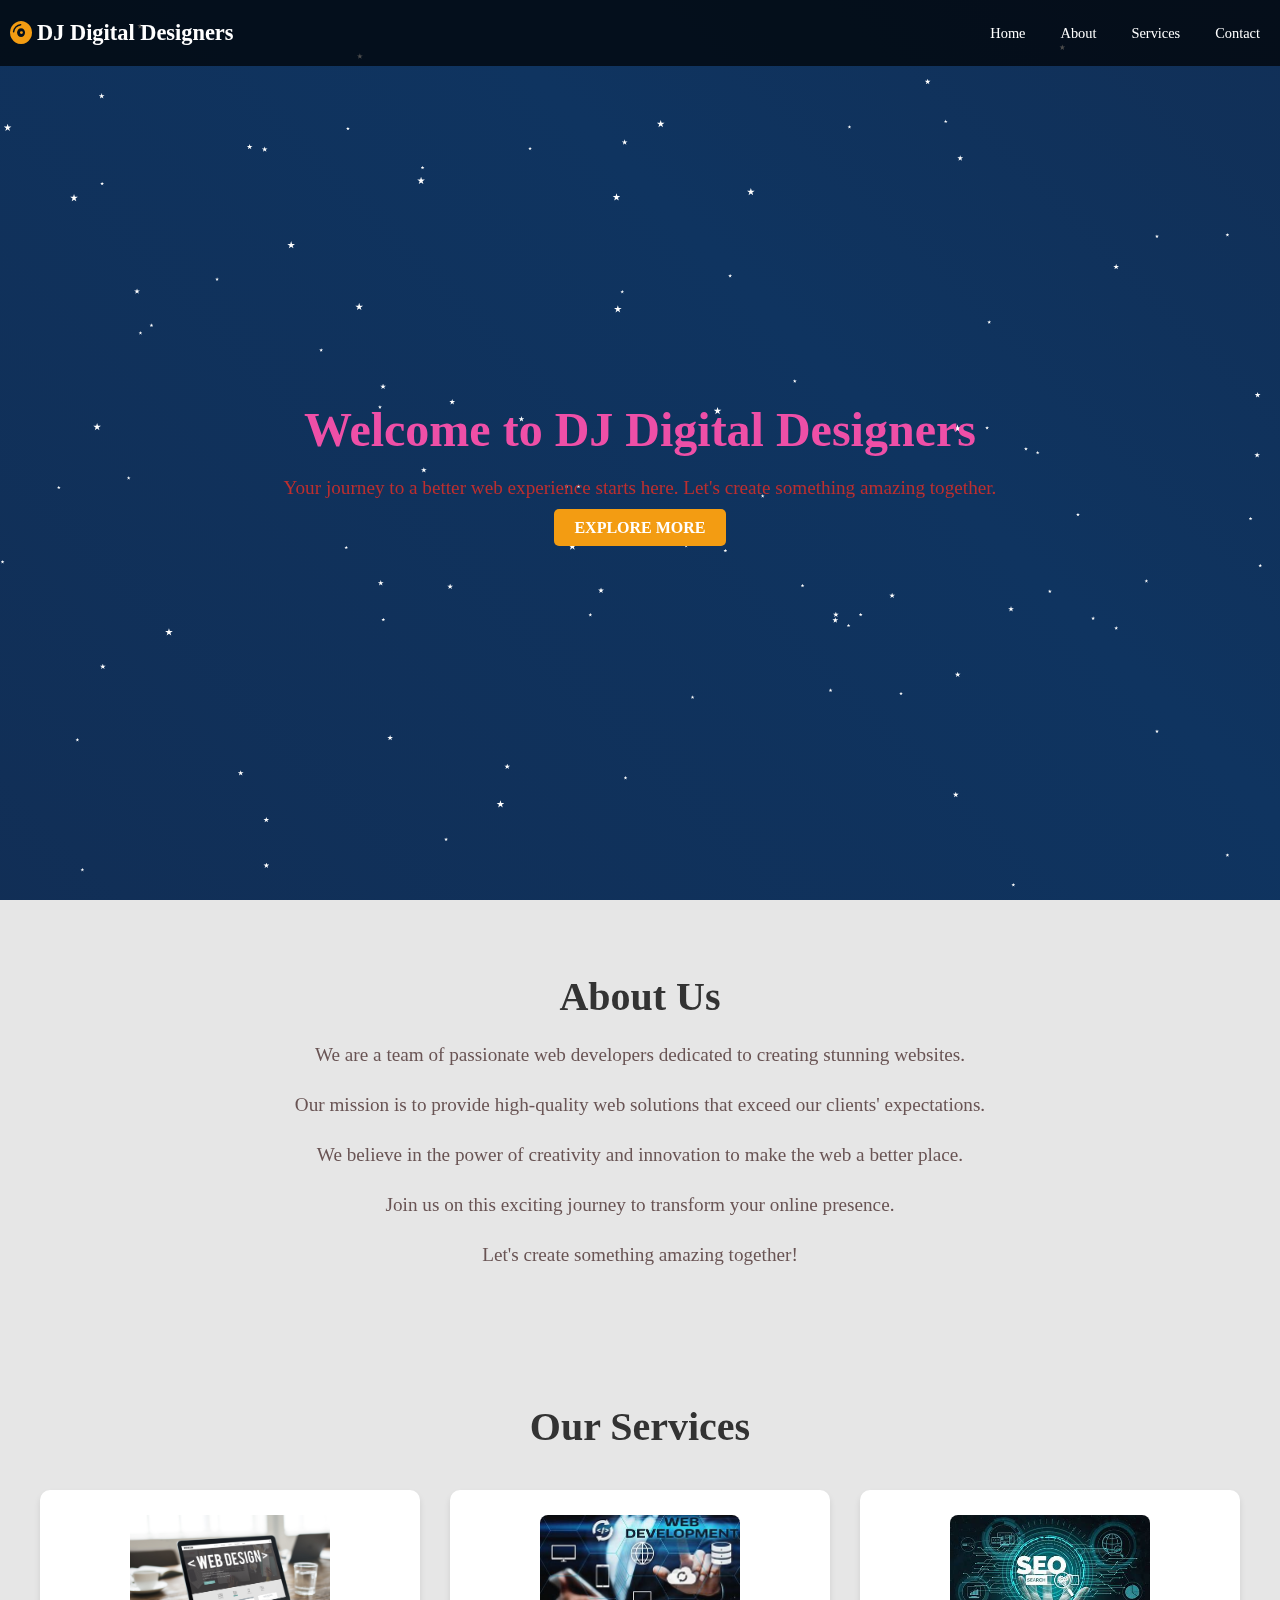
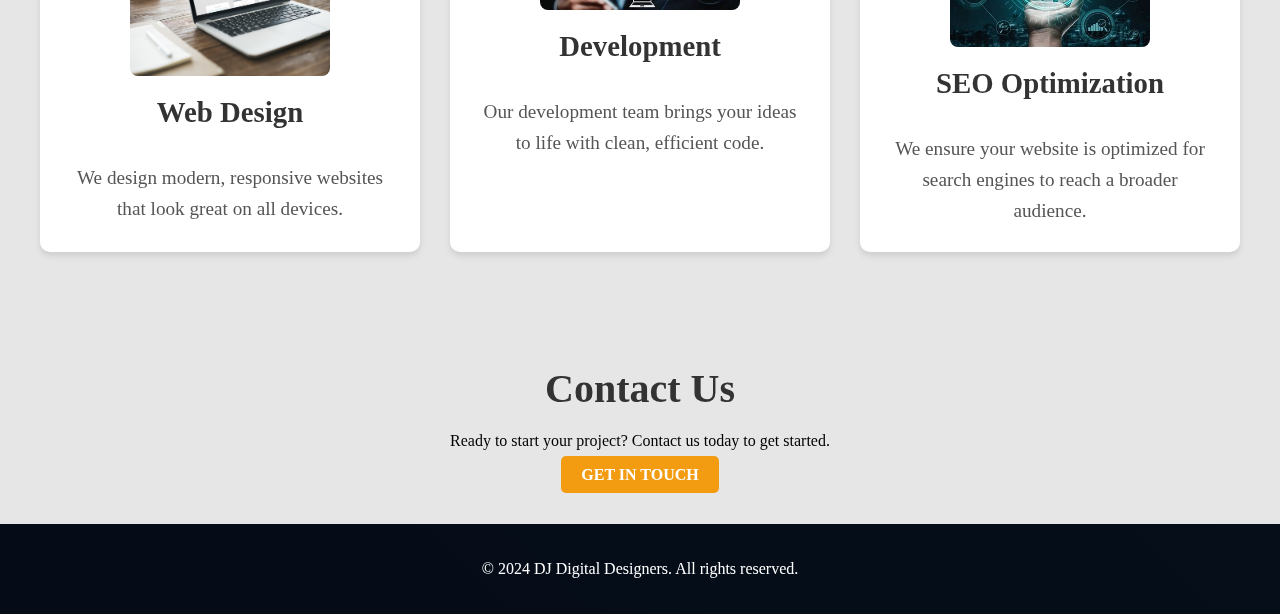
<file: Level-1Task-1/LandingPage.html>
<!DOCTYPE html>
<html lang="en">
<head>
    <meta charset="UTF-8">
    <meta name="viewport" content="width=device-width, initial-scale=1.0">
    <title>DJ Digital Designers</title>
    <link href="https://fonts.googleapis.com/css2?family=Poppins:wght@300;400;600&display=swap" rel="stylesheet">
    <link rel="stylesheet" href="https://cdnjs.cloudflare.com/ajax/libs/animate.css/4.1.1/animate.min.css" />
    <link rel="stylesheet" href="https://cdnjs.cloudflare.com/ajax/libs/font-awesome/6.0.0-beta3/css/all.min.css" />
    <link rel="stylesheet" href="LandingPage.css">
</head>

<body>
    <div id="stars-container" class="stars"></div>
    <header>
        <nav>
            <div class="logo-container animate__animated animate__fadeInLeft">
                <i class="fas fa-compact-disc logo-icon"></i>
                <h1 class="logo-text">DJ Digital Designers</h1>
            </div>
            <button class="nav-toggle animate__animated animate__fadeInRight" aria-label="toggle navigation">
                <div class="hamburger"></div>
            </button>
            <div class="nav-links-container">
                <ul class="nav-links">
                    <li><a href="#home">Home</a></li>
                    <li><a href="#about">About</a></li>
                    <li><a href="#services">Services</a></li>
                    <li><a href="#contact">Contact</a></li>
                </ul>
            </div>
        </nav>
    </header>

    <div id="home" class="home-section">
        <div class="content animate__animated animate__fadeInUp">
            <h2>Welcome to DJ Digital Designers</h2>
            <p>Your journey to a better web experience starts here. Let's create something amazing together.</p>
            <a href="#services" class="btn animate__animated animate__pulse animate__infinite">Explore More</a>
        </div>
    </div>
    <div id="about" class="everything">
    <div id="about" class="about-section">
        <div class="container animate__animated animate__fadeInUp">
            <h2>About Us</h2>
            <p>We are a team of passionate web developers dedicated to creating stunning websites.</p>
            <p>Our mission is to provide high-quality web solutions that exceed our clients' expectations.</p>
            <p>We believe in the power of creativity and innovation to make the web a better place.</p>
            <p>Join us on this exciting journey to transform your online presence.</p>
            <p>Let's create something amazing together!</p>
        </div>
    </div>

    <div id="services" class="services-section">
        <div class="container animate__animated animate__fadeInUp">
            <h2>Our Services</h2>
            <div class="services-grid">
                <div class="service-box">
                    <img src="./2173df74a356e89b40b18897e1b8655d.jpeg" alt="Service 1">
                    <h3>Web Design</h3>
                    <p>We design modern, responsive websites that look great on all devices.</p>
                </div>
                <div class="service-box">
                    <img src="./OIP.jpeg" alt="Service 2">
                    <h3>Development</h3>
                    <p>Our development team brings your ideas to life with clean, efficient code.</p>
                </div>
                <div class="service-box">
                    <img src="./OIP (1).jpeg" alt="Service 3">
                    <h3>SEO Optimization</h3>
                    <p>We ensure your website is optimized for search engines to reach a broader audience.</p>
                </div>
            </div>
        </div>
    </div>

    <div id="contact" class="contact-section">
        <div class="container animate__animated animate__fadeInUp">
            <h2>Contact Us</h2>
            <p>Ready to start your project? Contact us today to get started.</p>
            <a href="mailto:dibyajyotidash88@gmail.com" class="btn">Get in Touch</a>
        </div>
    </div>
    </div>

    <footer>
        <p>&copy; 2024 DJ Digital Designers. All rights reserved.</p>
    </footer>
    <script src="LandingPage.js"></script>
</body>
</html>
</file>
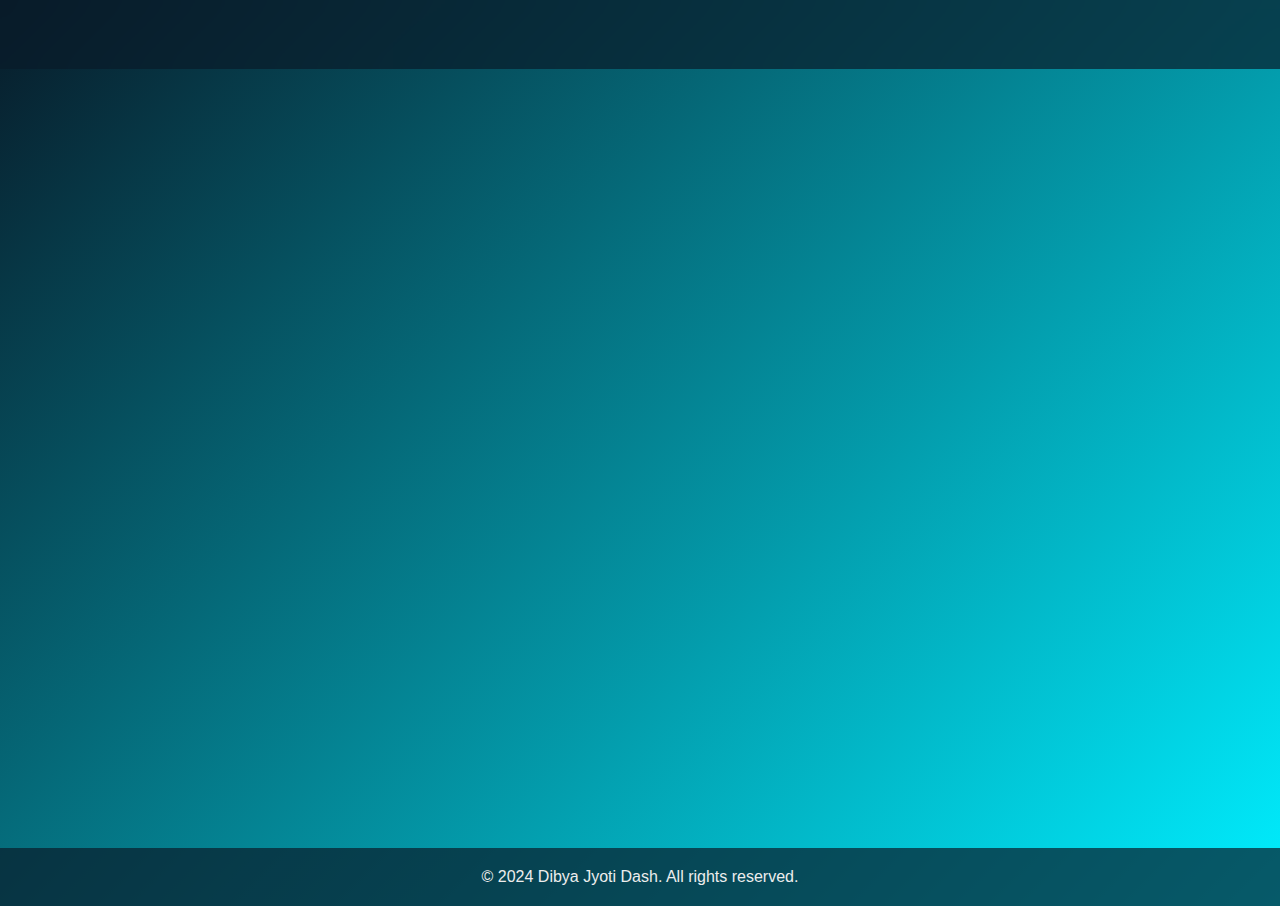
<file: Level-1Task-2/about.html>
<!DOCTYPE html>
<html lang="en">
<head>
    <meta charset="UTF-8">
    <meta name="viewport" content="width=device-width, initial-scale=1.0">
    <title>About Dibya Jyoti Dash</title>
    <link rel="stylesheet" href="./about.css">
    <link href='https://unpkg.com/boxicons@2.1.4/css/boxicons.min.css' rel='stylesheet'>
</head>
<body>
    <header class="header">
        <a href="#" class="logo">Portfolio</a>
        <nav class="navbar">
            <div class="menu-icon">
                <i class='bx bx-menu'></i>
            </div>
            <ul class="nav-links">
                <li><a href="./Index.html" style="--i:1" class="active">Home</a></li>
                <li><a href="./Skills.html" style="--i:2">Skills</a></li>
                <li><a href="Projects.html" style="--i:3">Projects</a></li>
                <li><a href="Contact.html" style="--i:4">Contact</a></li>
            </ul>
        </nav>
    </header>    

    <section class="about">
        <h1>About Me</h1>
        <div class="about-content">
            <div class="info-box personal-info">
                <h2>Personal Information</h2>
                <p><strong>Name:</strong> Dibya Jyoti Dash</p>
                <p><strong>Location:</strong> Cuttack, Odisha, India</p>
                <p><strong>Email:</strong> dibyajyotidash88@gmail.com</p>
                <p><strong>Phone:</strong> +91 7605989393</p>
            </div>
            <div class="info-box professional-info">
                <h2>Professional Details</h2>
                <p><strong>Education:</strong> Bachelor's degree in Computer Science and Engineering, Silicon University, Bhubaneswar</p>
                <p><strong>Skills:</strong> Programming languages (Java, Python, C++), Data Structures, Algorithms, Web Development</p>
                <p><strong>Interests:</strong> Artificial Intelligence, Machine Learning, Blockchain Technology</p>
            </div>
        </div>
        <div class="bio">
            <h2>Biography</h2>
            <p>I am a passionate and dedicated computer science student with a strong desire to excel in the field. Born and raised in Cuttack, Odisha, I have always been fascinated by technology and its potential to change the world.</p>
            <p>Currently pursuing my Bachelor's degree at Silicon University, Bhubaneswar, I am constantly expanding my knowledge and skills in various areas of computer science. My goal is to contribute to innovative projects and make a positive impact in the tech industry.</p>
        </div>
        <div class="resume-download">
            <a href="./Dibyajyoti_Dash_Resume.pdf" download class="btn-box">Download Resume</a>
        </div>
    </section>

    <footer>
        <p>&copy; 2024 Dibya Jyoti Dash. All rights reserved.</p>
    </footer>
    <script>
        document.querySelector('.menu-icon').addEventListener('click', function() {
            document.querySelector('.nav-links').classList.toggle('show');
        });        
    </script>
</body>
</html>
</file>
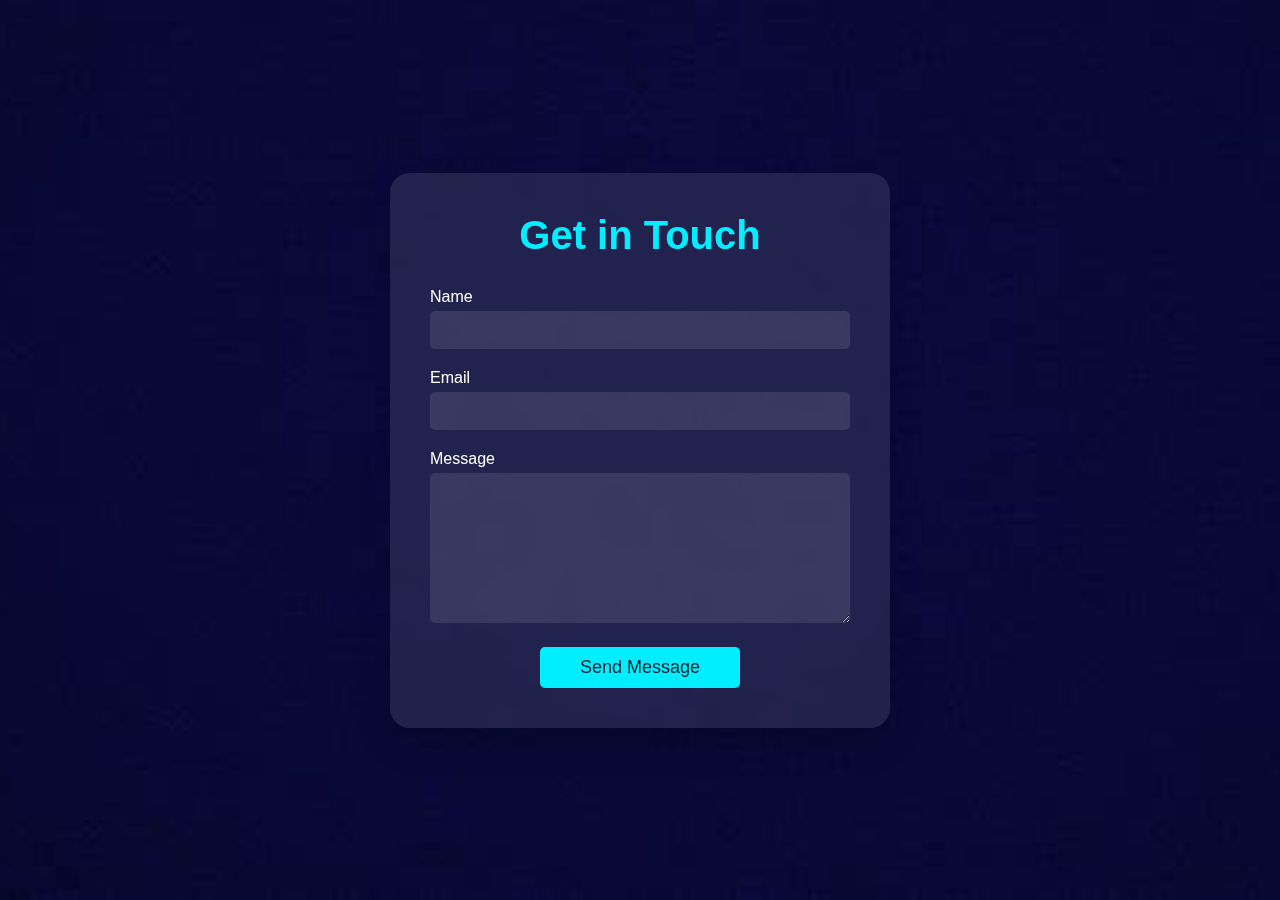
<file: Level-1Task-2/Contact.html>
<!DOCTYPE html>
<html lang="en">
<head>
    <meta charset="UTF-8">
    <meta name="viewport" content="width=device-width, initial-scale=1.0">
    <title>Contact - Dibya Jyoti Dash</title>
    <link rel="stylesheet" href="./Index.css">
    <link href='https://unpkg.com/boxicons@2.1.4/css/boxicons.min.css' rel='stylesheet'>
    <style>
        .contact-container {
            display: flex;
            justify-content: center;
            align-items: center;
            min-height: 100vh;
            padding: 20px;
        }
        .contact-form {
            background: rgba(255, 255, 255, 0.1);
            backdrop-filter: blur(10px);
            border-radius: 20px;
            padding: 40px;
            width: 100%;
            max-width: 500px;
            box-shadow: 0 15px 35px rgba(0, 0, 0, 0.2);
        }
        .contact-form h2 {
            color: #0ef;
            text-align: center;
            margin-bottom: 30px;
            font-size: 2.5em;
        }
        .form-group {
            margin-bottom: 20px;
        }
        .form-group label {
            display: block;
            margin-bottom: 5px;
            color: #fff;
        }
        .form-group input,
        .form-group textarea {
            width: 100%;
            padding: 10px;
            background: rgba(255, 255, 255, 0.1);
            border: none;
            border-radius: 5px;
            color: #fff;
            font-size: 16px;
        }
        .form-group textarea {
            height: 150px;
            resize: vertical;
        }
        .submit-btn {
            background: #0ef;
            color: #081b29;
            padding: 10px 20px;
            border: none;
            border-radius: 5px;
            font-size: 18px;
            cursor: pointer;
            transition: all 0.3s ease;
            display: block;
            margin: 0 auto;
            width: 200px;
        }        
        .submit-btn:hover {
            background: #fff;
            box-shadow: 0 0 10px #0ef, 0 0 40px #0ef;
        }
    </style>
</head>
<body>
    <header class="header">
        <a href="index.html" class="logo">Portfolio</a>
        <nav class="navbar">
            <div class="menu-icon">
                <i class='bx bx-menu'></i>
            </div>
            <ul class="nav-links">
                <li><a href="index.html" style="--i:1">Home</a></li>
                <li><a href="./Skills.html" style="--i:2">Skills</a></li>
                <li><a href="Projects.html" style="--i:3">Projects</a></li>
                <li><a href="Contact.html" style="--i:4" class="active">Contact</a></li>
            </ul>
        </nav>
    </header>

    <section class="contact-container">
        <div class="contact-form">
            <h2>Get in Touch</h2>
            <form action="#" method="POST">
                <div class="form-group">
                    <label for="name">Name</label>
                    <input type="text" id="name" name="name" required>
                </div>
                <div class="form-group">
                    <label for="email">Email</label>
                    <input type="email" id="email" name="email" required>
                </div>
                <div class="form-group">
                    <label for="message">Message</label>
                    <textarea id="message" name="message" required></textarea>
                </div>
                <button type="submit" class="submit-btn">Send Message</button>
            </form>
        </div>
    </section>

    <script src="./Main.js"></script>
</body>
</html>
</file>
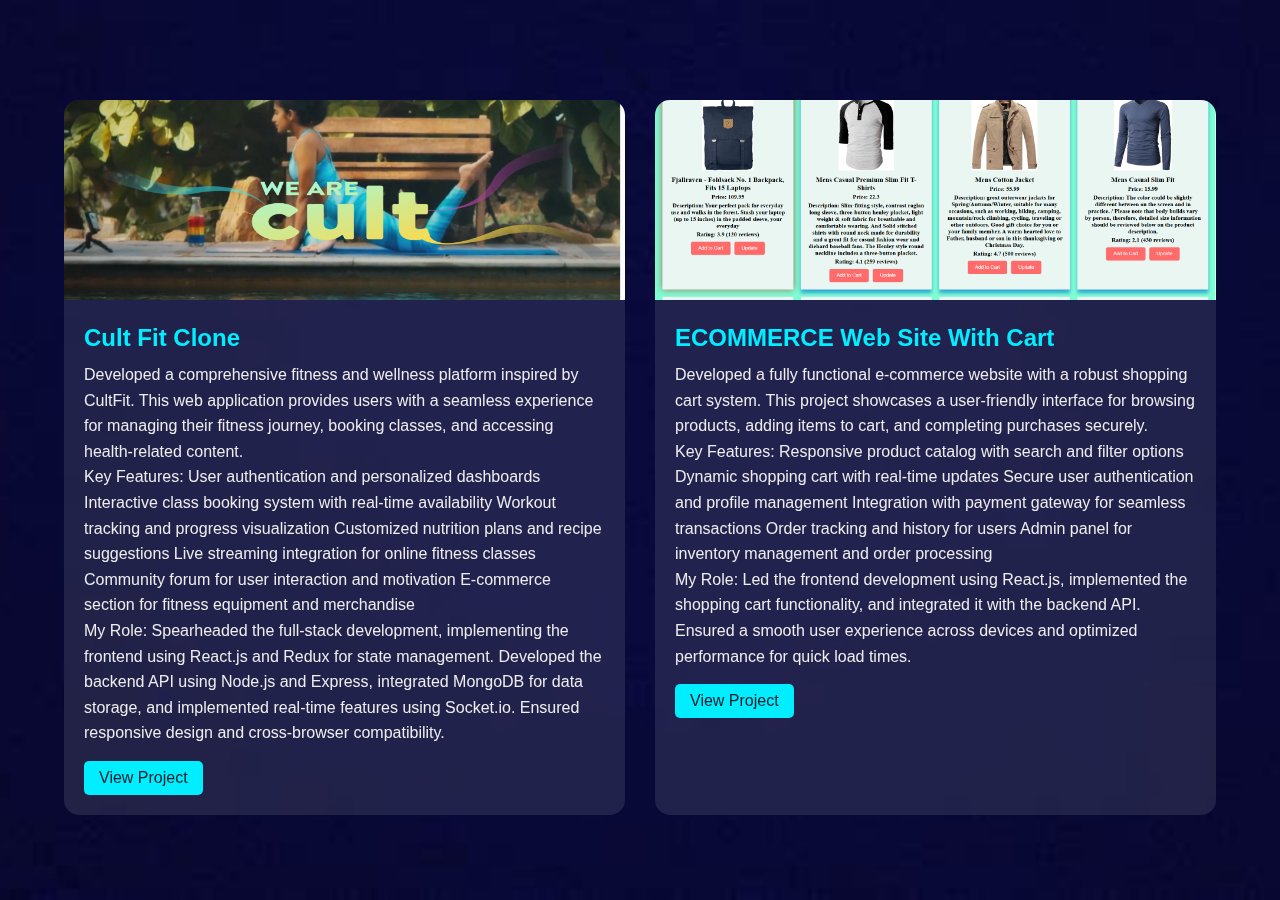
<file: Level-1Task-2/Projects.html>
<!DOCTYPE html>
<html lang="en">
<head>
    <meta charset="UTF-8">
    <meta name="viewport" content="width=device-width, initial-scale=1.0">
    <title>Projects - Dibya Jyoti Dash</title>
    <link rel="stylesheet" href="./Index.css">
    <link href='https://unpkg.com/boxicons@2.1.4/css/boxicons.min.css' rel='stylesheet'>
    <style>
        .projects-container {
            padding: 100px 5% 50px;
        }
        .projects-grid {
            display: grid;
            grid-template-columns: repeat(auto-fit, minmax(300px, 1fr));
            gap: 30px;
        }
        .project-card {
            background: rgba(255, 255, 255, 0.1);
            backdrop-filter: blur(10px);
            border-radius: 15px;
            overflow: hidden;
            transition: transform 0.3s ease, box-shadow 0.3s ease;
        }
        .project-card:hover {
            transform: translateY(-10px);
            box-shadow: 0 10px 20px rgba(0, 238, 255, 0.3);
        }
        .project-image {
            width: 100%;
            height: 200px;
            object-fit: cover;
        }
        .project-info {
            padding: 20px;
        }
        .project-title {
            color: #0ef;
            font-size: 1.5em;
            margin-bottom: 10px;
        }
        .project-description {
            color: #ededed;
            font-size: 1em;
            line-height: 1.6;
        }
        .project-link {
            display: inline-block;
            margin-top: 15px;
            padding: 8px 15px;
            background: #0ef;
            color: #081b29;
            text-decoration: none;
            border-radius: 5px;
            transition: background 0.3s ease;
        }
        .project-link:hover {
            background: #fff;
            box-shadow: 0 0 10px #0ef;
        }
    </style>
</head>
<body>
    <header class="header">
        <a href="index.html" class="logo">Portfolio</a>
        <nav class="navbar">
            <div class="menu-icon">
                <i class='bx bx-menu'></i>
            </div>
            <ul class="nav-links">
                <li><a href="index.html" style="--i:1">Home</a></li>
                <li><a href="./Skills.html" style="--i:2">Skills</a></li>
                <li><a href="Projects.html" style="--i:3" class="active">Projects</a></li>
                <li><a href="Contact.html" style="--i:4">Contact</a></li>
            </ul>
        </nav>
    </header>

    <section class="projects-container">
        <div class="projects-grid">
            <div class="project-card">
                <img src="./Screenshot 2024-09-18 163930.png" alt="Project 1" class="project-image">
                <div class="project-info">
                    <h3 class="project-title">Cult Fit Clone</h3>
                    <p class="project-description">Developed a comprehensive fitness and wellness platform inspired by CultFit. This web application provides users with a seamless experience for managing their fitness journey, booking classes, and accessing health-related content.

                        <br>Key Features:
                        
                        User authentication and personalized dashboards
                        Interactive class booking system with real-time availability
                        Workout tracking and progress visualization
                        Customized nutrition plans and recipe suggestions
                        Live streaming integration for online fitness classes
                        Community forum for user interaction and motivation
                        E-commerce section for fitness equipment and merchandise
                        <br>My Role: Spearheaded the full-stack development, implementing the frontend using React.js and Redux for state management. Developed the backend API using Node.js and Express, integrated MongoDB for data storage, and implemented real-time features using Socket.io. Ensured responsive design and cross-browser compatibility.</p>
                    <a href="#" class="project-link">View Project</a>
                </div>
            </div>
            <div class="project-card">
                <img src="./Screenshot 2024-09-18 164900.png" alt="Project 2" class="project-image">
                <div class="project-info">
                    <h3 class="project-title">ECOMMERCE Web Site With Cart</h3>
                    <p class="project-description">Developed a fully functional e-commerce website with a robust shopping cart system. This project showcases a user-friendly interface for browsing products, adding items to cart, and completing purchases securely.

                        <br>Key Features:
                        
                        Responsive product catalog with search and filter options
                        Dynamic shopping cart with real-time updates
                        Secure user authentication and profile management
                        Integration with payment gateway for seamless transactions
                        Order tracking and history for users
                        Admin panel for inventory management and order processing
                        <br>My Role: Led the frontend development using React.js, implemented the shopping cart functionality, and integrated it with the backend API. Ensured a smooth user experience across devices and optimized performance for quick load times.</p>
                    <a href="#" class="project-link">View Project</a>
                </div>
            </div>
        </div>
    </section>

    <script src="./Main.js"></script>
    <script>
        document.addEventListener('DOMContentLoaded', function() {
            const projectCards = document.querySelectorAll('.project-card');
            projectCards.forEach((card, index) => {
                card.style.animation = `fadeInUp 0.5s ease forwards ${index * 0.1}s`;
            });
        });
    </script>
</body>
</html>
</file>
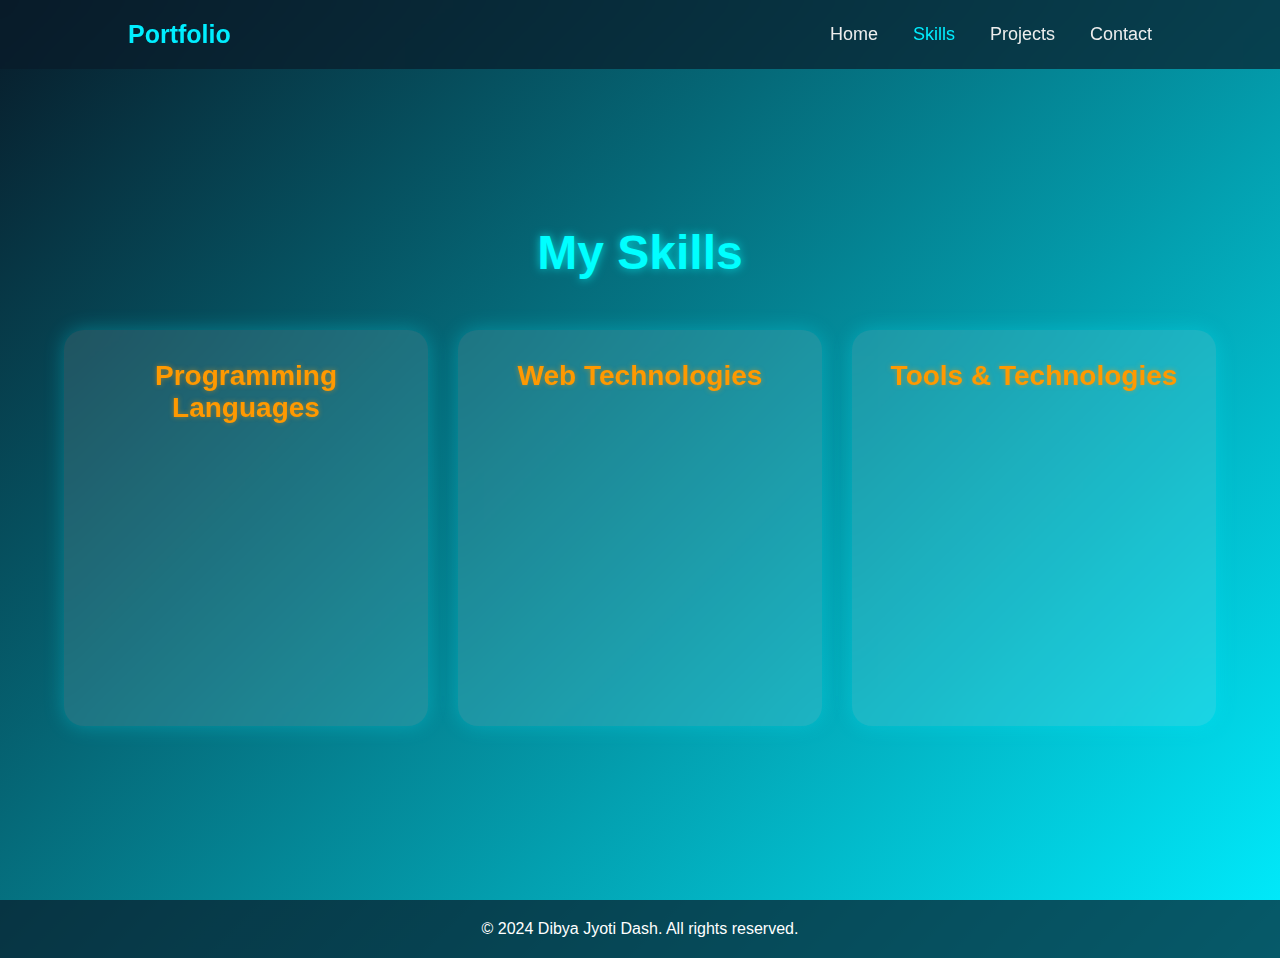
<file: Level-1Task-2/Skills.html>
<!DOCTYPE html>
<html lang="en">
<head>
    <meta charset="UTF-8">
    <meta name="viewport" content="width=device-width, initial-scale=1.0">
    <title>Dibya Jyoti Dash - Skills</title>
    <link rel="stylesheet" href="./skills.css">
    <link href='https://unpkg.com/boxicons@2.1.4/css/boxicons.min.css' rel='stylesheet'>
</head>
<body>
    <header class="header">
        <a href="index.html" class="logo">Portfolio</a>
        <nav class="navbar">
            <div class="menu-icon">
                <i class='bx bx-menu'></i>
            </div>
            <ul class="nav-links">
                <li><a href="index.html">Home</a></li>
                <li><a href="#" class="active">Skills</a></li>
                <li><a href="./Projects.html">Projects</a></li>
                <li><a href="./Contact.html">Contact</a></li>
            </ul>
        </nav>
    </header>
    <section class="skills">
        <h1>My Skills</h1>
        <div class="skills-container">
            <div class="skill-category">
                <h2>Programming Languages</h2>
                <div class="skill-items">
                    <div class="skill-item" style="--i:1;">
                        <i class='bx bxl-java'></i>
                        <span>Java</span>
                        <div class="skill-level">90%</div>
                        <div class="skill-progress" style="--percent: 90%;"></div>
                    </div>
                    <div class="skill-item" style="--i:2;">
                        <i class='bx bxl-python'></i>
                        <span>Python</span>
                        <div class="skill-level">85%</div>
                        <div class="skill-progress" style="--percent: 85%;"></div>
                    </div>
                    <div class="skill-item" style="--i:3;">
                        <i class='bx bxl-c-plus-plus'></i>
                        <span>C++</span>
                        <div class="skill-level">80%</div>
                        <div class="skill-progress" style="--percent: 80%;"></div>
                    </div>
                </div>
            </div>
            <div class="skill-category">
                <h2>Web Technologies</h2>
                <div class="skill-items">
                    <div class="skill-item" style="--i:4;">
                        <i class='bx bxl-html5'></i>
                        <span>HTML5</span>
                        <div class="skill-level">95%</div>
                        <div class="skill-progress" style="--percent: 95%;"></div>
                    </div>
                    <div class="skill-item" style="--i:5;">
                        <i class='bx bxl-css3'></i>
                        <span>CSS3</span>
                        <div class="skill-level">90%</div>
                        <div class="skill-progress" style="--percent: 90%;"></div>
                    </div>
                    <div class="skill-item" style="--i:6;">
                        <i class='bx bxl-javascript'></i>
                        <span>JavaScript</span>
                        <div class="skill-level">85%</div>
                        <div class="skill-progress" style="--percent: 85%;"></div>
                    </div>
                </div>
            </div>
            <div class="skill-category">
                <h2>Tools & Technologies</h2>
                <div class="skill-items">
                    <div class="skill-item" style="--i:7;">
                        <i class='bx bxl-git'></i>
                        <span>Git</span>
                        <div class="skill-level">88%</div>
                        <div class="skill-progress" style="--percent: 88%;"></div>
                    </div>
                    <div class="skill-item" style="--i:8;">
                        <i class='bx bxl-github'></i>
                        <span>GitHub</span>
                        <div class="skill-level">92%</div>
                        <div class="skill-progress" style="--percent: 92%;"></div>
                    </div>
                </div>
            </div>
        </div>
    </section>

    <footer>
        <p>&copy; 2024 Dibya Jyoti Dash. All rights reserved.</p>
    </footer>
    <script>
        document.querySelector('.menu-icon').addEventListener('click', function() {
            document.querySelector('.nav-links').classList.toggle('show');
        });        
    </script>
</body>
</html>
</file>
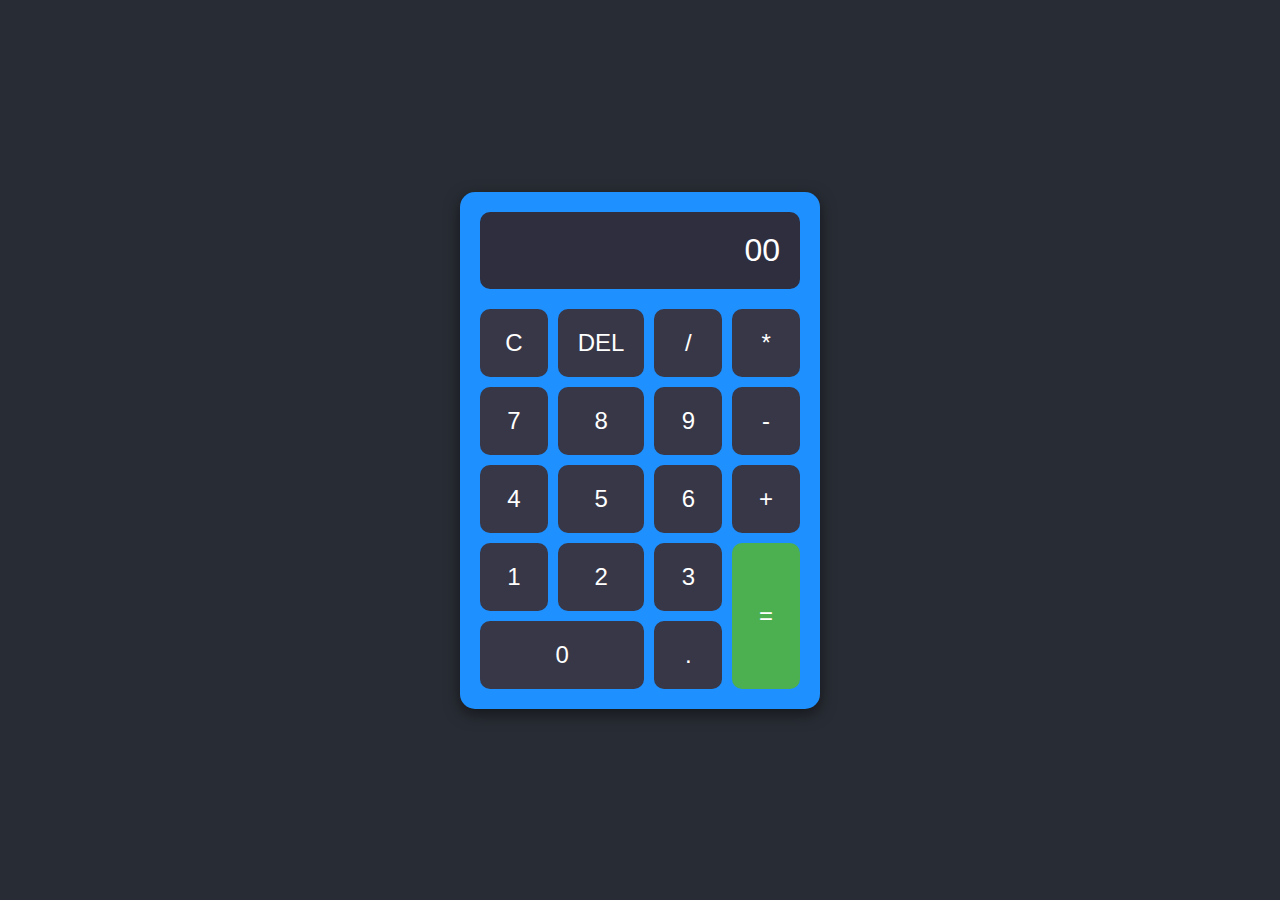
<file: Level-1Task-3/Calc.html>
<!DOCTYPE html>
<html lang="en">
<head>
    <meta charset="UTF-8">
    <meta name="viewport" content="width=device-width, initial-scale=1.0">
    <title>Basic Calculator</title>
    <link rel="stylesheet" href="Calc.css">
</head>
<body>
    <div class="calculator">
        <div class="display" id="display">00</div>
        <div class="buttons">
            <button class="btn" onclick="clearDisplay()">C</button>
            <button class="btn" onclick="deleteLast()">DEL</button>
            <button class="btn" onclick="addOperator('/')">/</button>
            <button class="btn" onclick="addOperator('*')">*</button>
            <button class="btn" onclick="addNumber(7)">7</button>
            <button class="btn" onclick="addNumber(8)">8</button>
            <button class="btn" onclick="addNumber(9)">9</button>
            <button class="btn" onclick="addOperator('-')">-</button>
            <button class="btn" onclick="addNumber(4)">4</button>
            <button class="btn" onclick="addNumber(5)">5</button>
            <button class="btn" onclick="addNumber(6)">6</button>
            <button class="btn" onclick="addOperator('+')">+</button>
            <button class="btn" onclick="addNumber(1)">1</button>
            <button class="btn" onclick="addNumber(2)">2</button>
            <button class="btn" onclick="addNumber(3)">3</button>
            <button class="btn zero-btn" onclick="addNumber(0)">0</button>
            <button class="btn" onclick="addOperator('.')">.</button>
            <button class="btn equal-btn" onclick="calculate()">=</button>
        </div>
    </div>
    <script src="Calc.js"></script>
</body>
</html>
</file>
<file: Level-1Task-1/LandingPage.css>
body {
    margin: 0;
    padding: 0;
    overflow-x: hidden;
    background: linear-gradient(45deg, #1a1a2e, #16213e, #0f3460, #1a1a2e);
    background-size: 400% 400%;
    animation: gradientBG 15s ease infinite;
}

@keyframes gradientBG {
    0% {
        background-position: 0% 50%;
    }
    50% {
        background-position: 100% 50%;
    }
    100% {
        background-position: 0% 50%;
    }
}

.stars {
    position: fixed;
    top: 0;
    left: 0;
    width: 100%;
    height: 100%;
    pointer-events: none;
    z-index: -1;
}

.star {
    position: absolute;
    background: white;
    clip-path: polygon(50% 0%, 61% 35%, 98% 35%, 68% 57%, 79% 91%, 50% 70%, 21% 91%, 32% 57%, 2% 35%, 39% 35%);
    animation: twinkle var(--twinkle-duration) infinite ease-in-out;
}

.star.small {
    width: 4px;
    height: 4px;
}

.star.medium {
    width: 6px;
    height: 6px;
}

.star.large {
    width: 8px;
    height: 8px;
}


@keyframes twinkle {
    0%, 100% { opacity: 0.2; }
    50% { opacity: 1; }
}


header {
    background: rgba(0, 0, 0, 0.7);
    padding: 5px 10px;
    color: #fff;
    position: fixed;
    width: 100%;
    z-index: 1000;
    box-sizing: border-box;
}

nav {
    display: flex;
    justify-content: space-between;
    align-items: center;
}

.logo-container {
    display: flex;
    align-items: center;
    gap: 5px;
}

.logo-icon {
    font-size: 1.4rem;
    color: #f39c12;
    transition: color 0.3s ease;
}
.logo-container:hover .logo-icon {
    color: #e67e22;
    text-shadow: 0 0 10px #f39c12;
}

.logo-text {
    font-size: 1.4rem;
    font-weight: 600;
}

.nav-links {
    display: flex;
    list-style: none;
    gap: 15px;
    margin: 0;
    padding: 0;
}

.nav-links a {
    color: #fff;
    text-decoration: none;
    font-weight: 500;
    font-size: 0.9rem;
    transition: color 0.3s ease;
    padding: 5px 10px;
}
.nav-links a:hover {
    color: #f39c12;
}

.nav-toggle {
    display: none;
    flex-direction: column;
    gap: 4px;
    cursor: pointer;
}

.hamburger {
    width: 25px;
    height: 3px;
    background-color: #fff;
}
.home-section {
    height: 100vh;
    display: flex;
    justify-content: center;
    align-items: center;
    text-align: center;
    color: #fff;
    padding: 0 20px;
    z-index: 1;
}

.home-section .content h2 {
    font-size: 3rem;
    margin-bottom: 20px;
    color: #ee4fa7;
}

.home-section .content p {
    font-size: 1.2rem;
    margin-bottom: 20px;
    color: #be2e2e;
}
.about-section,
.services-section,
.contact-section {
    padding: 40px 20px;
    background: rgba(255, 255, 255, 0.9);
    z-index: 1;
}
.about-section h2{
    font-size: 2.5rem;
    margin-bottom: 20px;
    color: #333;
}
.about-section p {
    font-size: 1.2rem;
    line-height: 1.6;
    color: #695454;
}
.container {
    max-width: 1200px;
    margin: 0 auto;
    text-align: center;
}
.services-section h2 {
    font-size: 2.5rem;
    margin-bottom: 20px;
    color: #333;
}
.contact-section h2 {
    font-size: 2.5rem;
    margin-bottom: 20px;
    color: #333;
}
.services-grid {
    display: grid;
    grid-template-columns: repeat(auto-fit, minmax(300px, 1fr));
    gap: 30px;
    margin-top: 40px;
}

.service-box {
    display: flex;
    flex-direction: column;
    align-items: center;
    text-align: center;
    background-color: #ffffff;
    border-radius: 10px;
    box-shadow: 0 4px 6px rgba(0, 0, 0, 0.1);
    padding: 25px;
    transition: transform 0.3s ease, box-shadow 0.3s ease;
}

.service-box:hover {
    transform: translateY(-5px);
    box-shadow: 0 6px 12px rgba(0, 0, 0, 0.15);
}

.service-box img {
    width: 100%;
    max-width: 200px;
    height: auto;
    margin-bottom: 20px;
    border-radius: 8px;
}

.service-box h3 {
    margin-top: 0;
    margin-bottom: 15px;
    font-size: 1.8rem;
    color: #333;
}

.service-box p {
    font-size: 1.2rem;
    color: #555;
    line-height: 1.6;
    margin-bottom: 0;
}


.btn {
    background-color: #f39c12;
    color: #fff;
    padding: 10px 20px;
    border: none;
    border-radius: 5px;
    text-transform: uppercase;
    font-weight: 600;
    cursor: pointer;
    text-decoration: none;
    transition: background-color 0.3s ease, transform 0.3s ease;
}

.btn:hover {
    background-color: #e67e22;
    transform: scale(1.05);
}
.everything{
    background-color: black;
}
footer {
    background: rgba(0, 0, 0, 0.7);
    color: #fff;
    text-align: center;
    padding: 20px 0;
}
@media (max-width: 768px) {
    .nav-toggle {
        display: flex;
    }

    .nav-links-container {
        display: none;
    }

    .nav-links-container.show {
        display: flex;
        flex-direction: column;
        gap: 20px;
        background: rgba(0, 0, 0, 0.9);
        position: absolute;
        top: 60px;
        right: 20px;
        padding: 20px;
        border-radius: 8px;
    }

    .home-section .content h2 {
        font-size: 2rem;
    }

    .services-grid {
        grid-template-columns: 1fr;
    }
}
@media (max-width: 320px) {
    .home-section .content h2 {
        font-size: 1.5rem;
    }

    .home-section .content p {
        font-size: 1rem;
    }

    .about-section h2,
    .services-section h2,
    .contact-section h2 {
        font-size: 2rem;
    }

    .about-section p {
        font-size: 1rem;
    }

    .service-box {
        padding: 15px;
    }

    .service-box h3 {
        font-size: 1.4rem;
    }

    .service-box p {
        font-size: 1rem;
    }

    .btn {
        padding: 8px 16px;
        font-size: 0.9rem;
    }
}
</file>
<file: Level-1Task-2/about.css>
* {
    margin: 0;
    padding: 0;
    box-sizing: border-box;
    font-family: 'poppins', sans-serif;
}

body {
    background: linear-gradient(135deg, #081b29, #0ef);
    color: #ededed;
    min-height: 100vh;
    display: flex;
    flex-direction: column;
}

.header {
    position: fixed;
    top: 0;
    left: 0;
    width: 100%;
    padding: 20px 5%;
    background: rgba(8, 27, 41, 0.7);
    backdrop-filter: blur(10px);
    display: flex;
    justify-content: space-between;
    align-items: center;
    z-index: 100;
}

.logo {
    font-size: 25px;
    color: #0ef;
    text-decoration: none;
    font-weight: 600;
    opacity: 0;
    animation: slideRight 1s ease forwards;
}

.navbar {
    display: flex;
    align-items: center;
}

.menu-icon {
    display: none;
    font-size: 24px;
    cursor: pointer;
    color: #0ef;
}

.nav-links {
    display: flex;
    list-style: none;
}

.nav-links li {
    margin-left: 35px;
}

.nav-links a {
    font-size: 18px;
    color: #ededed;
    text-decoration: none;
    font-weight: 500;
    transition: .3s;
    opacity: 0;
    animation: slideTop .5s ease forwards;
    animation-delay: calc(0.2s * var(--i));
}

.nav-links a:hover, .nav-links a.active {
    color: #0ef;
}

.about {
    padding: 100px 5% 50px;
    flex-grow: 1;
}

.about h1 {
    font-size: 48px;
    color: #0ef;
    margin-bottom: 30px;
    text-align: center;
    opacity: 0;
    animation: slideBottom 1s ease forwards;
}

.about-content {
    display: flex;
    justify-content: space-between;
    align-items: flex-start;
    flex-wrap: wrap;
    gap: 30px;
}

.info-box {
    flex: 1 1 300px;
    background: rgba(255, 255, 255, 0.1);
    border-radius: 20px;
    padding: 30px;
    backdrop-filter: blur(10px);
    box-shadow: 0 0 20px rgba(0, 238, 255, 0.3);
    opacity: 0;
    animation: slideLeft 1s ease forwards;
    animation-delay: 0.5s;
}

.info-box h2 {
    font-size: 24px;
    color: #0ef;
    margin-bottom: 20px;
}

.info-box p {
    margin-bottom: 15px;
    font-size: 16px;
}

.bio {
    width: 100%;
    background: rgba(255, 255, 255, 0.1);
    border-radius: 20px;
    padding: 30px;
    margin-top: 30px;
    backdrop-filter: blur(10px);
    box-shadow: 0 0 20px rgba(0, 238, 255, 0.3);
    opacity: 0;
    animation: slideRight 1s ease forwards;
    animation-delay: 0.7s;
}

.bio h2 {
    font-size: 24px;
    color: #0ef;
    margin-bottom: 20px;
}

.bio p {
    margin-bottom: 15px;
    font-size: 16px;
    line-height: 1.6;
}

.resume-download {
    text-align: center;
    margin-top: 40px;
    opacity: 0;
    animation: slideBottom 1s ease forwards;
    animation-delay: 1s;
}

.btn-box {
    display: inline-block;
    padding: 12px 28px;
    background: #0ef;
    border-radius: 40px;
    font-size: 16px;
    color: #081b29;
    letter-spacing: 1px;
    text-decoration: none;
    font-weight: 600;
    box-shadow: 0 0 5px #0ef, 0 0 25px #0ef;
    transition: all 0.3s ease;
}

.btn-box:hover {
    background: #fff;
    color: #081b29;
    box-shadow: 0 0 5px #fff, 0 0 25px #fff, 0 0 50px #fff, 0 0 100px #fff;
}

footer {
    text-align: center;
    padding: 20px;
    background: rgba(8, 27, 41, 0.7);
    margin-top: auto;
}

@media (max-width: 1024px) {
    .about h1 {
        font-size: 40px;
    }
    .info-box, .bio {
        padding: 25px;
    }
}

@media (max-width: 768px) {
    .header {
        padding: 15px 5%;
    }
    .menu-icon {
        display: block;
    }
    .nav-links {
        display: none;
        position: absolute;
        top: 70px;
        left: 0;
        width: 100%;
        background: rgba(8, 27, 41, 0.9);
        flex-direction: column;
        align-items: center;
        padding: 20px 0;
    }
    .nav-links.show {
        display: flex;
    }
    .nav-links li {
        margin: 10px 0;
    }
    .about {
        padding: 80px 5% 40px;
    }
    .about h1 {
        font-size: 36px;
    }
    .info-box h2, .bio h2 {
        font-size: 22px;
    }
    .info-box p, .bio p {
        font-size: 14px;
    }
    .btn-box {
        padding: 10px 24px;
        font-size: 14px;
    }
}

@media (max-width: 480px) {
    .logo {
        font-size: 22px;
    }
    .nav-links a {
        font-size: 14px;
    }
    .about h1 {
        font-size: 30px;
    }
    .info-box, .bio {
        padding: 20px;
    }
    .info-box h2, .bio h2 {
        font-size: 20px;
    }
    .btn-box {
        padding: 8px 20px;
        font-size: 13px;
    }
}

@keyframes slideRight {
    0% {
        transform: translateX(-100px);
        opacity: 0;
    }
    100% {
        transform: translateX(0px);
        opacity: 1;
    }
}

@keyframes slideTop {
    0% {
        transform: translateY(100px);
        opacity: 0;
    }
    100% {
        transform: translateY(0px);
        opacity: 1;
    }
}

@keyframes slideBottom {
    0% {
        transform: translateY(-100px);
        opacity: 0;
    }
    100% {
        transform: translateY(0px);
        opacity: 1;
    }
}

@keyframes slideLeft {
    0% {
        transform: translateX(100px);
        opacity: 0;
    }
    100% {
        transform: translateX(0px);
        opacity: 1;
    }
}
</file>
<file: Level-1Task-2/Index.css>
* {
    margin: 0;
    padding: 0;
    box-sizing: border-box;
    font-family: 'poppins',sans-serif;
}

body {
    color: #ededed;
    background: url(./OIP.jpeg) no-repeat center center fixed;
    background-size: cover;
}

.header {
    position: fixed;
    top: 0;
    left: 0;
    width: 100%;
    padding: 20px 10%;
    background: transparent;
    display: flex;
    justify-content: space-between;
    align-items: center;
    z-index: 100;
}

.logo {
    position: relative;
    font-size: 25px;
    color: #fff;
    text-decoration: none;
    font-weight: 600;
    cursor: default;
    opacity: 0;
    animation: slideRight 1s ease forwards;
}

.navbar {
    display: flex;
    align-items: center;
}

.menu-icon {
    display: none;
    font-size: 24px;
    cursor: pointer;
}

.nav-links {
    display: flex;
    list-style: none;
}

.nav-links li {
    margin-left: 35px;
}

.nav-links a {
    font-size: 18px;
    color: #fff;
    text-decoration: none;
    font-weight: 500;
    transition: .3s;
    opacity: 0;
    animation: slideTop .5s ease forwards;
    animation-delay: calc(0.2s * var(--i));
}

.nav-links a:hover {
    color: #0ef;
}

.home {
    position: relative;
    width: 100%;
    height: 100vh;
    display: flex;
    justify-content: center;
    align-items: center;
    padding: 70px 10% 0;    
}

.home-content {
    display: flex;
    flex-direction: row;
    align-items: center;
    justify-content: space-between;
    max-width: 1200px;
    width: 100%;
    gap: 40px;
}

.text-content {
    flex: 1;
    max-width: 600px;
}

.text-content > * {
    margin-bottom: 15px;
}

.home-content h3 {
    font-size: 32px;
    font-weight: 700;
    opacity: 0;
    animation: slideBottom 1s ease forwards;
    animation-delay: 0.7s;
}

.home-content h3:nth-of-type(2) {
    margin-bottom: 30px;
    animation: slideTop 1s ease forwards;
    animation-delay: 0.7s;
}

.home-content span {
    color: #0ef;
}

.home-content h1 {
    font-size: 56px;
    font-weight: 700;
    margin: -3px 0;
    opacity: 0;
    animation: slideRight 1s ease forwards;
    animation-delay: 1s;
}

.home-content p {
    font-size: 16px;
    opacity: 0;
    animation: slideLeft 1s ease forwards;
    animation-delay: 1s;
}

.home-sci {
    margin-top: 20px;
}

.home-sci a {
    display: inline-flex;
    justify-content: center;
    align-items: center;
    width: 40px;
    height: 40px;
    background: transparent;
    border: 2px solid #0ef;
    border-radius: 50%;
    font-size: 20px;
    color: #0ef;
    text-decoration: none;
    margin-right: 15px;
    transition: .5s ease;
    opacity: 0;
    animation: slideLeft 1s ease forwards;
    animation-delay: calc(.2s * var(--i));
}

.home-sci a:hover {
    background: #0ef;
    color: #081b29;
    box-shadow: 0 0 20px #0ef;
}

.btn-box {
    display: inline-block;
    padding: 12px 28px;
    background: #0ef;
    border-radius: 40px;
    font-size: 16px;
    color: #081b29;
    letter-spacing: 1px;
    text-decoration: none;
    font-weight: 600;
    opacity: 0;
    animation: slideTop 1s ease forwards;
    animation-delay: 2s;
    box-shadow: 0 0 5px #0ef, 0 0 25px #0ef;
    transition: all 0.3s ease;
}

.btn-box:hover {
    box-shadow: 0 0 5px cyan, 0 0 25px #0ef, 0 0 50px #0ef, 0 0 100px #0ef;
}

.profile-image {
    flex: 0 0 300px;
    opacity: 0;
    animation: slideRight 1s ease forwards;
    animation-delay: 1.2s;
}

.profile-image img {
    width: 450px;
    height: 450px;
    object-fit: cover;
    border-radius: 50%;
    border: 3px solid #0ef;
    box-shadow: 0 0 20px rgba(0, 238, 255, 0.3);
    transition: .5s ease;
}

.profile-image img:hover {
    transform: scale(1.05);
    box-shadow: 0 0 30px rgba(0, 238, 255, 0.5), 0 0 50px rgba(0, 238, 255, 0.5), 0 0 100px rgba(0, 238, 255, 0.5);
}

@keyframes slideRight {
    0% {
        transform: translateX(-100px);
        opacity: 0;
    }
    100% {
        transform: translateX(0px);
        opacity: 1;
    }
}

@keyframes slideTop {
    0% {
        transform: translateY(100px);
        opacity: 0;
    }
    100% {
        transform: translateY(0px);
        opacity: 1;
    }
}

@keyframes slideBottom {
    0% {
        transform: translateY(-100px);
        opacity: 0;
    }
    100% {
        transform: translateY(0px);
        opacity: 1;
    }
}

@keyframes slideLeft {
    0% {
        transform: translateX(100px);
        opacity: 0;
    }
    100% {
        transform: translateX(0px);
        opacity: 1;
    }
}
@keyframes fadeInUp {
    from {
        opacity: 0;
        transform: translateY(20px);
    }
    to {
        opacity: 1;
        transform: translateY(0);
    }
}

@media (max-width: 1024px) {
    .home-content {
        flex-direction: column;
        align-items: center;
    }

    .profile-image {
        margin-top: 80px;
        margin-bottom: 30px;
    }

    .profile-image img {
        width: 300px;
        height: 300px;
    }

    .text-content {
        text-align: center;
    }
}

@media (max-width: 768px) {
    .header {
        padding: 20px 5%;
    }

    .menu-icon {
        display: block;
    }

    .nav-links {
        display: none;
        position: absolute;
        top: 70px;
        left: 0;
        width: 100%;
        background: rgba(0, 0, 0, 0.8);
        flex-direction: column;
        align-items: center;
        padding: 20px 0;
    }

    .nav-links.show {
        display: flex;
    }

    .nav-links li {
        margin: 10px 0;
    }

    .home-content h1 {
        font-size: 36px;
    }

    .home-content h3 {
        font-size: 24px;
    }

    .home-content p {
        font-size: 14px;
    }

    .btn-box {
        font-size: 14px;
        padding: 10px 20px;
    }

    .profile-image {
        margin-top: 100px;
    }

    .profile-image img {
        width: 350px;
        height: 350px;
    }
}

@media (max-width: 480px) {
    .profile-image {
        margin-top: 300px;
    }

    .profile-image img {
        width: 250px;
        height: 250px;
    }

    .home-content h1 {
        font-size: 28px;
    }

    .home-content h3 {
        font-size: 20px;
    }

    .home-sci a {
        width: 35px;
        height: 35px;
        font-size: 18px;
    }
}

@media (max-width: 320px) {
    .profile-image {
        margin-top: 300px;
    }

    .profile-image img {
        width: 250px;
        height: 250px;
    }

    .home-content h1 {
        font-size: 24px;
    }

    .home-content h3 {
        font-size: 18px;
    }

    .home-content p {
        font-size: 12px;
    }

    .btn-box {
        font-size: 12px;
        padding: 8px 16px;
    }
}
</file>
<file: Level-1Task-2/skills.css>
* {
    margin: 0;
    padding: 0;
    box-sizing: border-box;
    font-family: 'poppins', sans-serif;
}

body {
    background: linear-gradient(135deg, #081b29, #0ef);
    color: #ffffff;
    min-height: 100vh;
    display: flex;
    flex-direction: column;
}

.header {
    position: fixed;
    top: 0;
    left: 0;
    width: 100%;
    padding: 20px 10%;
    background: rgba(8, 27, 41, 0.7);
    backdrop-filter: blur(10px);
    display: flex;
    justify-content: space-between;
    align-items: center;
    z-index: 100;
}

.logo {
    font-size: 25px;
    color: #0ef;
    text-decoration: none;
    font-weight: 600;
}

.navbar {
    display: flex;
    align-items: center;
}

.menu-icon {
    display: none;
    font-size: 24px;
    cursor: pointer;
    color: #0ef;
}

.nav-links {
    display: flex;
    list-style: none;
}

.nav-links li {
    margin-left: 35px;
}

.nav-links a {
    font-size: 18px;
    color: #ededed;
    text-decoration: none;
    font-weight: 500;
    transition: .3s;
}

.nav-links a:hover, .nav-links a.active {
    color: #0ef;
}

.skills {
    padding: 100px 5% 50px;
    flex-grow: 1;
    display: flex;
    flex-direction: column;
    justify-content: center;
    min-height: 100vh;
}

.skills h1 {
    font-size: 48px;
    color: #00ffff;
    margin-bottom: 50px;
    text-align: center;
    text-shadow: 0 0 10px rgba(0, 255, 255, 0.7);
}

.skills-container {
    display: flex;
    flex-wrap: wrap;
    justify-content: space-around;
    gap: 30px;
}

.skill-category {
    background: rgba(255, 255, 255, 0.1);
    border-radius: 20px;
    padding: 30px;
    backdrop-filter: blur(10px);
    box-shadow: 0 0 20px rgba(0, 238, 255, 0.3);
    flex: 1;
    min-width: 300px;
    transition: transform 0.3s ease, box-shadow 0.3s ease;
}

.skill-category:hover {
    transform: translateY(-10px);
    box-shadow: 0 10px 30px rgba(0, 238, 255, 0.5);
}

.skill-category h2 {
    font-size: 28px;
    color: #ff9900;
    margin-bottom: 20px;
    text-align: center;
    text-shadow: 0 0 5px rgba(255, 153, 0, 0.5);
}

.skill-items {
    display: flex;
    flex-wrap: wrap;
    justify-content: center;
    gap: 20px;
}

.skill-item {
    display: flex;
    flex-direction: column;
    align-items: center;
    opacity: 0;
    animation: fadeIn 0.5s ease forwards;
    animation-delay: calc(0.1s * var(--i));
    position: relative;
}

.skill-item i {
    font-size: 48px;
    color: #0ef;
    margin-bottom: 10px;
    transition: transform 0.3s ease;
}

.skill-item:hover i {
    transform: scale(1.2);
}

.skill-item span {
    font-size: 18px;
    color: #f0f0f0;
    margin-bottom: 5px;
    text-shadow: 1px 1px 2px rgba(0, 0, 0, 0.5);
}

.skill-level {
    font-size: 16px;
    color: #00ff00;
    text-shadow: 0 0 3px rgba(0, 255, 0, 0.5);
    margin-top: 5px;
    text-align: center;
}

.skill-progress {
    width: 100px;
    height: 4px;
    background: rgba(255, 255, 255, 0.2);
    border-radius: 2px;
    overflow: hidden;
    margin-top: 5px;
    position: relative;
}

.skill-progress::before {
    content: '';
    position: absolute;
    top: 0;
    left: 0;
    height: 100%;
    background: #0ef;
    width: var(--percent);
    animation: fillBar 1s ease-out forwards;
}

footer {
    text-align: center;
    padding: 20px;
    background: rgba(8, 27, 41, 0.7);
    margin-top: auto;
}

@keyframes fadeIn {
    from {
        opacity: 0;
        transform: translateY(20px);
    }
    to {
        opacity: 1;
        transform: translateY(0);
    }
}

@keyframes fillBar {
    from { width: 0; }
    to { width: var(--percent); }
}

@media (max-width: 1024px) {
    .skills h1 {
        font-size: 40px;
    }
    .skill-category {
        padding: 25px;
    }
}

@media (max-width: 768px) {
    .header {
        padding: 15px 5%;
    }
    .menu-icon {
        display: block;
    }
    .nav-links {
        display: none;
        position: absolute;
        top: 70px;
        left: 0;
        width: 100%;
        background: rgba(8, 27, 41, 0.9);
        flex-direction: column;
        align-items: center;
        padding: 20px 0;
    }
    .nav-links.show {
        display: flex;
    }
    .nav-links li {
        margin: 10px 0;
    }
    .skills {
        padding: 80px 5% 40px;
    }
    .skills h1 {
        font-size: 36px;
    }
    .skills-container {
        flex-direction: column;
    }
    .skill-category {
        margin-bottom: 30px;
    }
}

@media (max-width: 480px) {
    .logo {
        font-size: 22px;
    }
    .nav-links a {
        font-size: 16px;
    }
    .skills h1 {
        font-size: 30px;
    }
    .skill-category h2 {
        font-size: 24px;
    }
    .skill-item i {
        font-size: 40px;
    }
    .skill-item span {
        font-size: 16px;
    }
}
</file>
<file: Level-1Task-3/Calc.css>
body {
    display: flex;
    justify-content: center;
    align-items: center;
    height: 100vh;
    margin: 0;
    background-color: #282c34;
    font-family: Arial, sans-serif;
}
.calculator {
    background-color: #1e90ff; 
    border-radius: 15px;
    box-shadow: 0px 5px 15px rgba(0, 0, 0, 0.5);
    width: 320px;
    padding: 20px;
}
.display {
    background-color: #2e2e3f;
    color: #ffffff;
    text-align: right;
    padding: 20px;
    font-size: 2em;
    border-radius: 10px;
    margin-bottom: 20px;
    overflow: hidden;
}
.buttons {
    display: grid;
    grid-template-columns: repeat(4, 1fr);
    grid-template-rows: repeat(5, 1fr);
    gap: 10px;
}
.btn {
    background-color: #373747;
    color: #ffffff;
    font-size: 1.5em;
    padding: 20px;
    border: none;
    border-radius: 10px;
    cursor: pointer;
    transition: background-color 0.2s ease;
}
.btn:hover {
    background-color: #47475c;
}
.zero-btn {
    grid-column: span 2; 
}
.equal-btn {
    grid-row: 4 / span 2; 
    grid-column: 4;       
    background-color: #4caf50;
    padding: 40px 20px;   
}
.equal-btn:hover {
    background-color: #45a045;
}
@media screen and (max-width: 768px) {
    .calculator {
        width: 280px;
        padding: 15px;
    }
    .display {
        padding: 15px;
        font-size: 1.8em;
    }
    .btn {
        padding: 15px;
        font-size: 1.3em;
    }
    .equal-btn {
        padding: 30px 15px;
    }
}
@media screen and (max-width: 480px) {
    .calculator {
        width: 240px;
        padding: 10px;
    }
    .display {
        padding: 10px;
        font-size: 1.6em;
    }
    .btn {
        padding: 12px;
        font-size: 1.1em;
    }
    .equal-btn {
        padding: 25px 12px;
    }
}
@media screen and (max-width: 320px) {
    .calculator {
        width: 200px;
        padding: 8px;
    }
    .display {
        padding: 8px;
        font-size: 1.4em;
    }
    .btn {
        padding: 10px;
        font-size: 1em;
    }
    .equal-btn {
        padding: 20px 10px; 
    }
}
</file>
